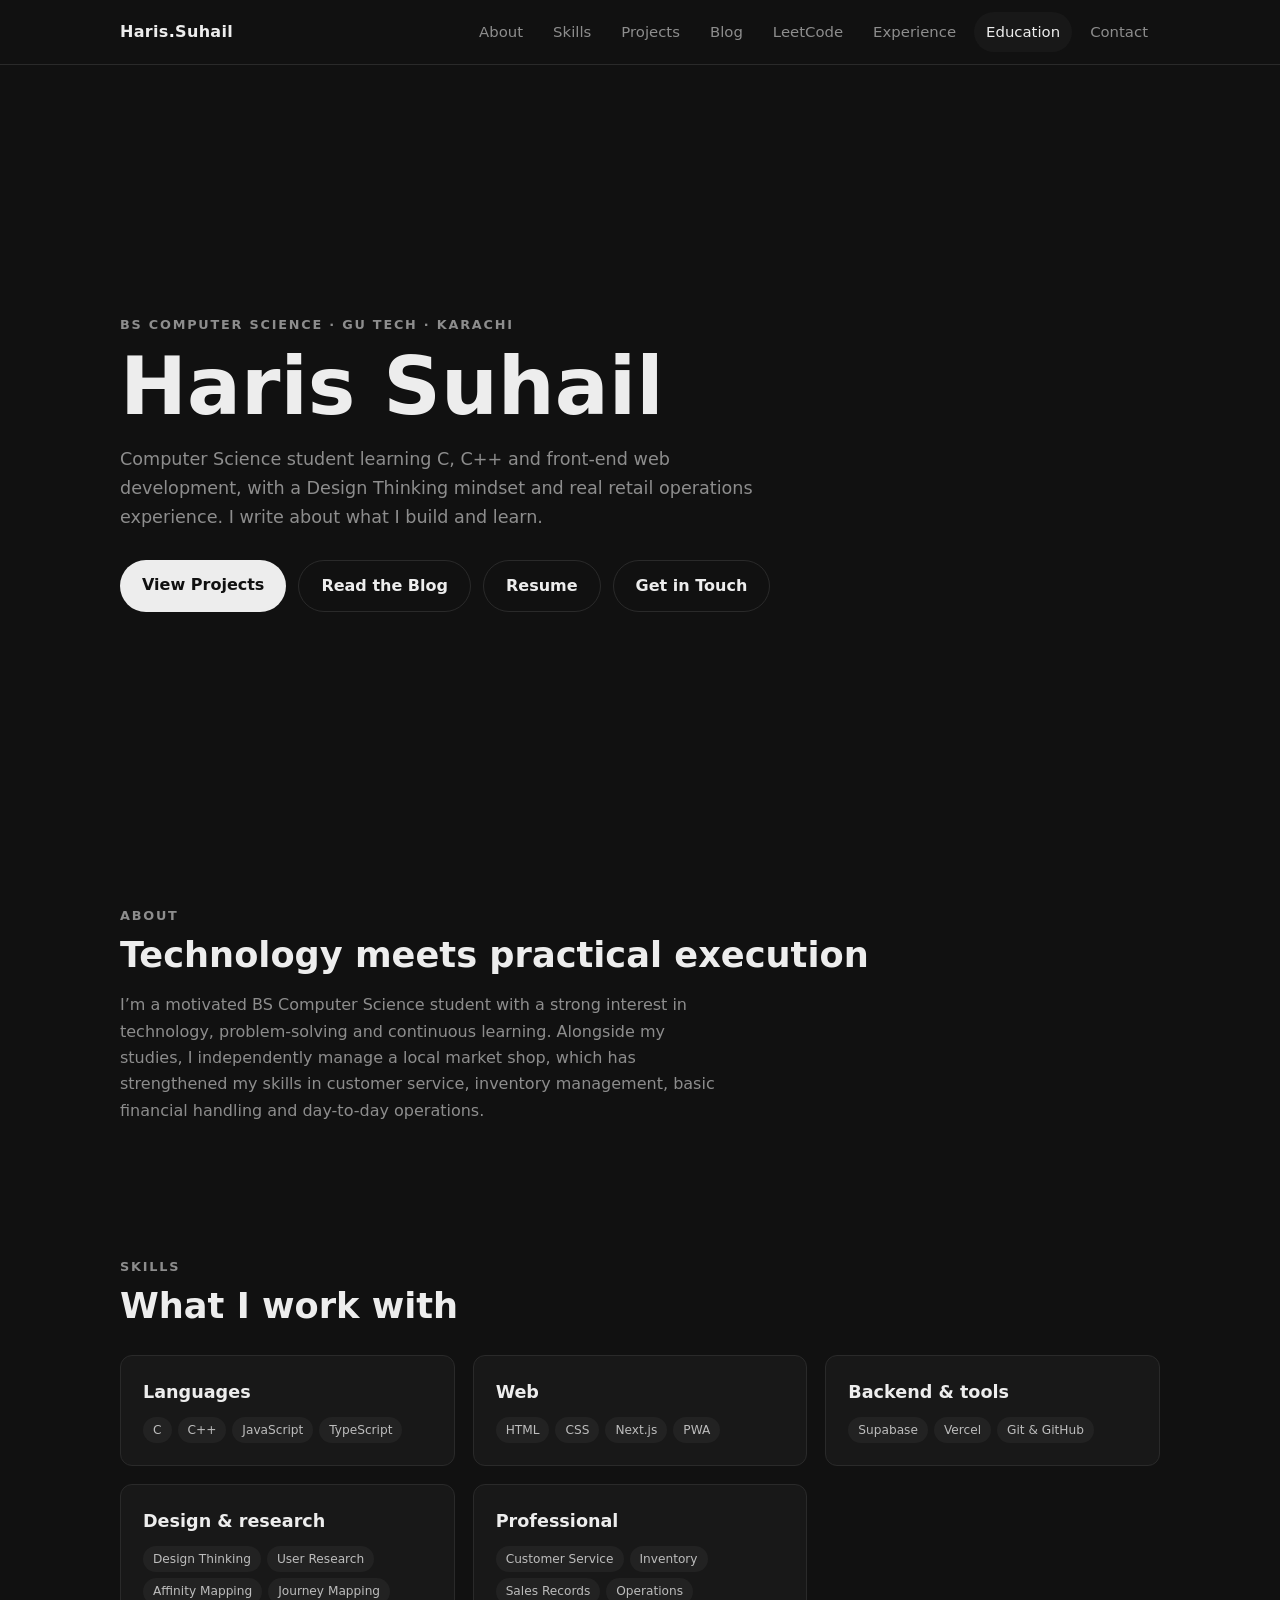
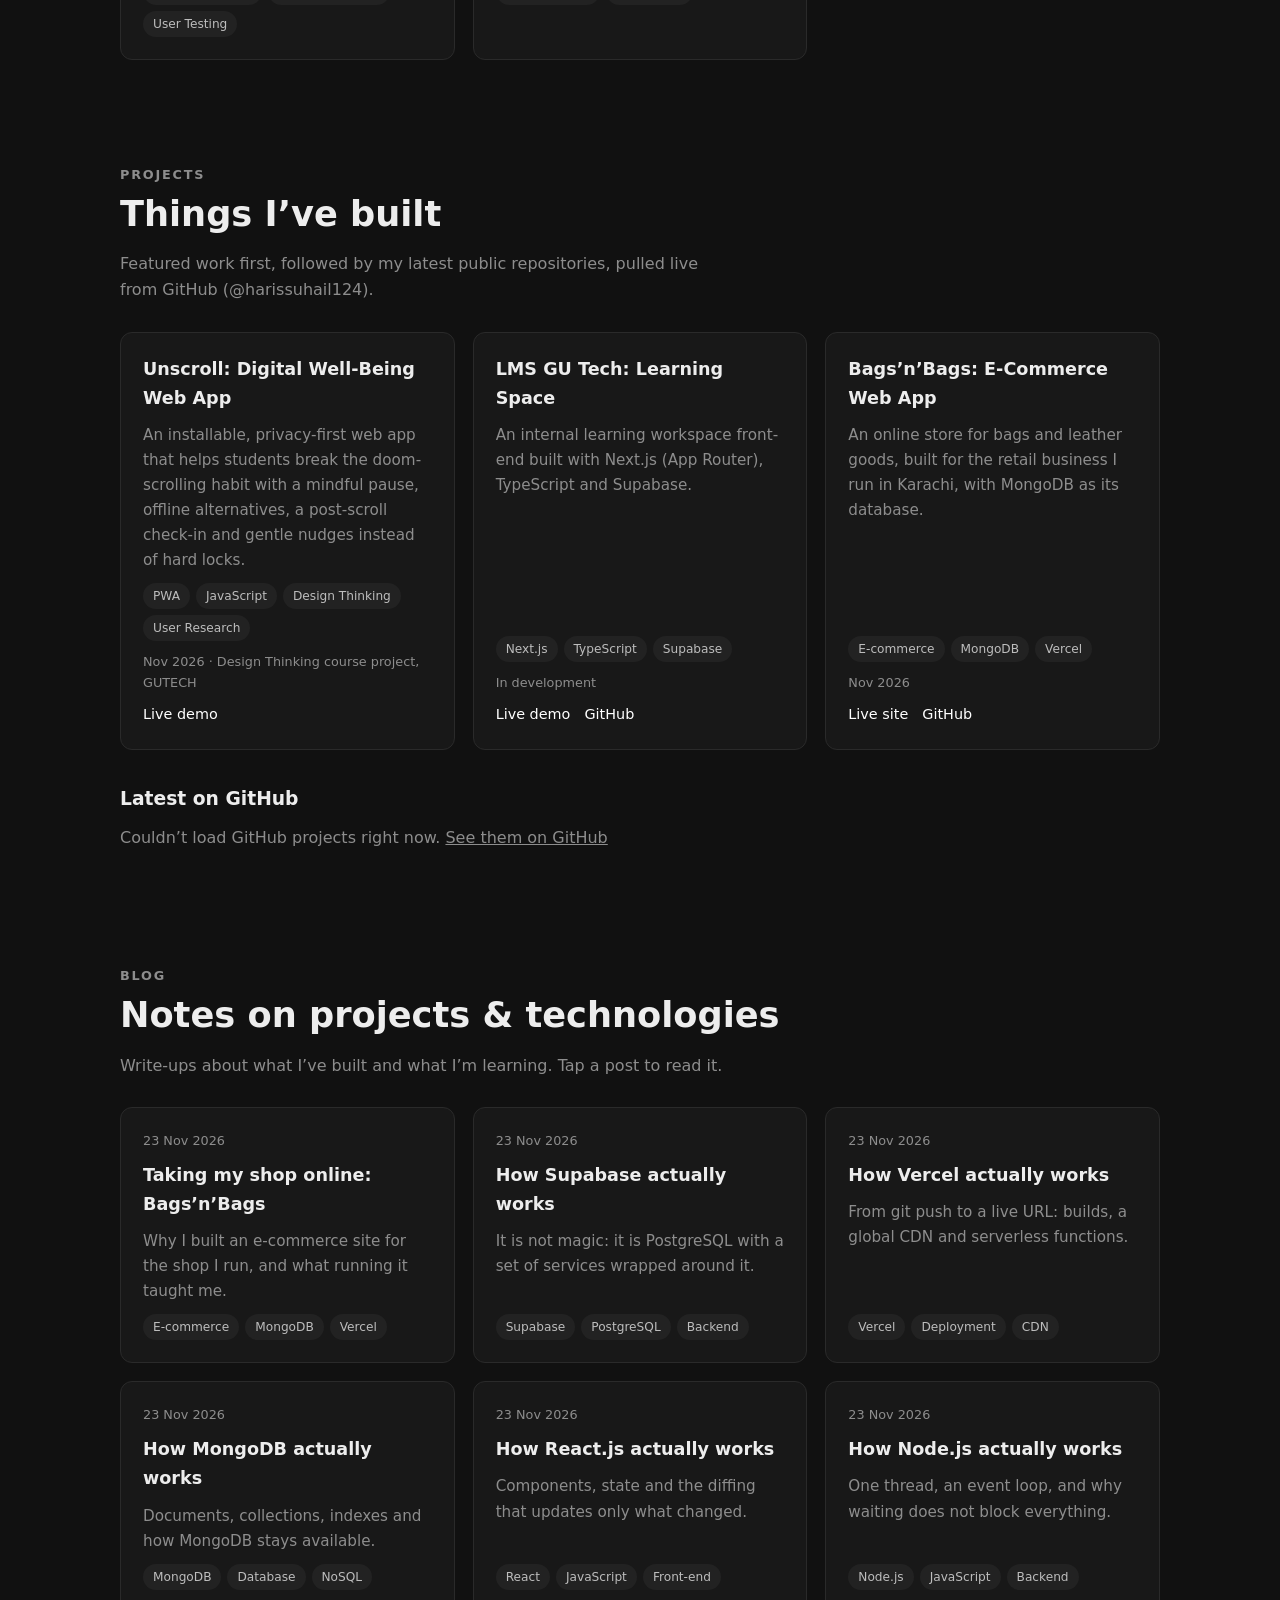
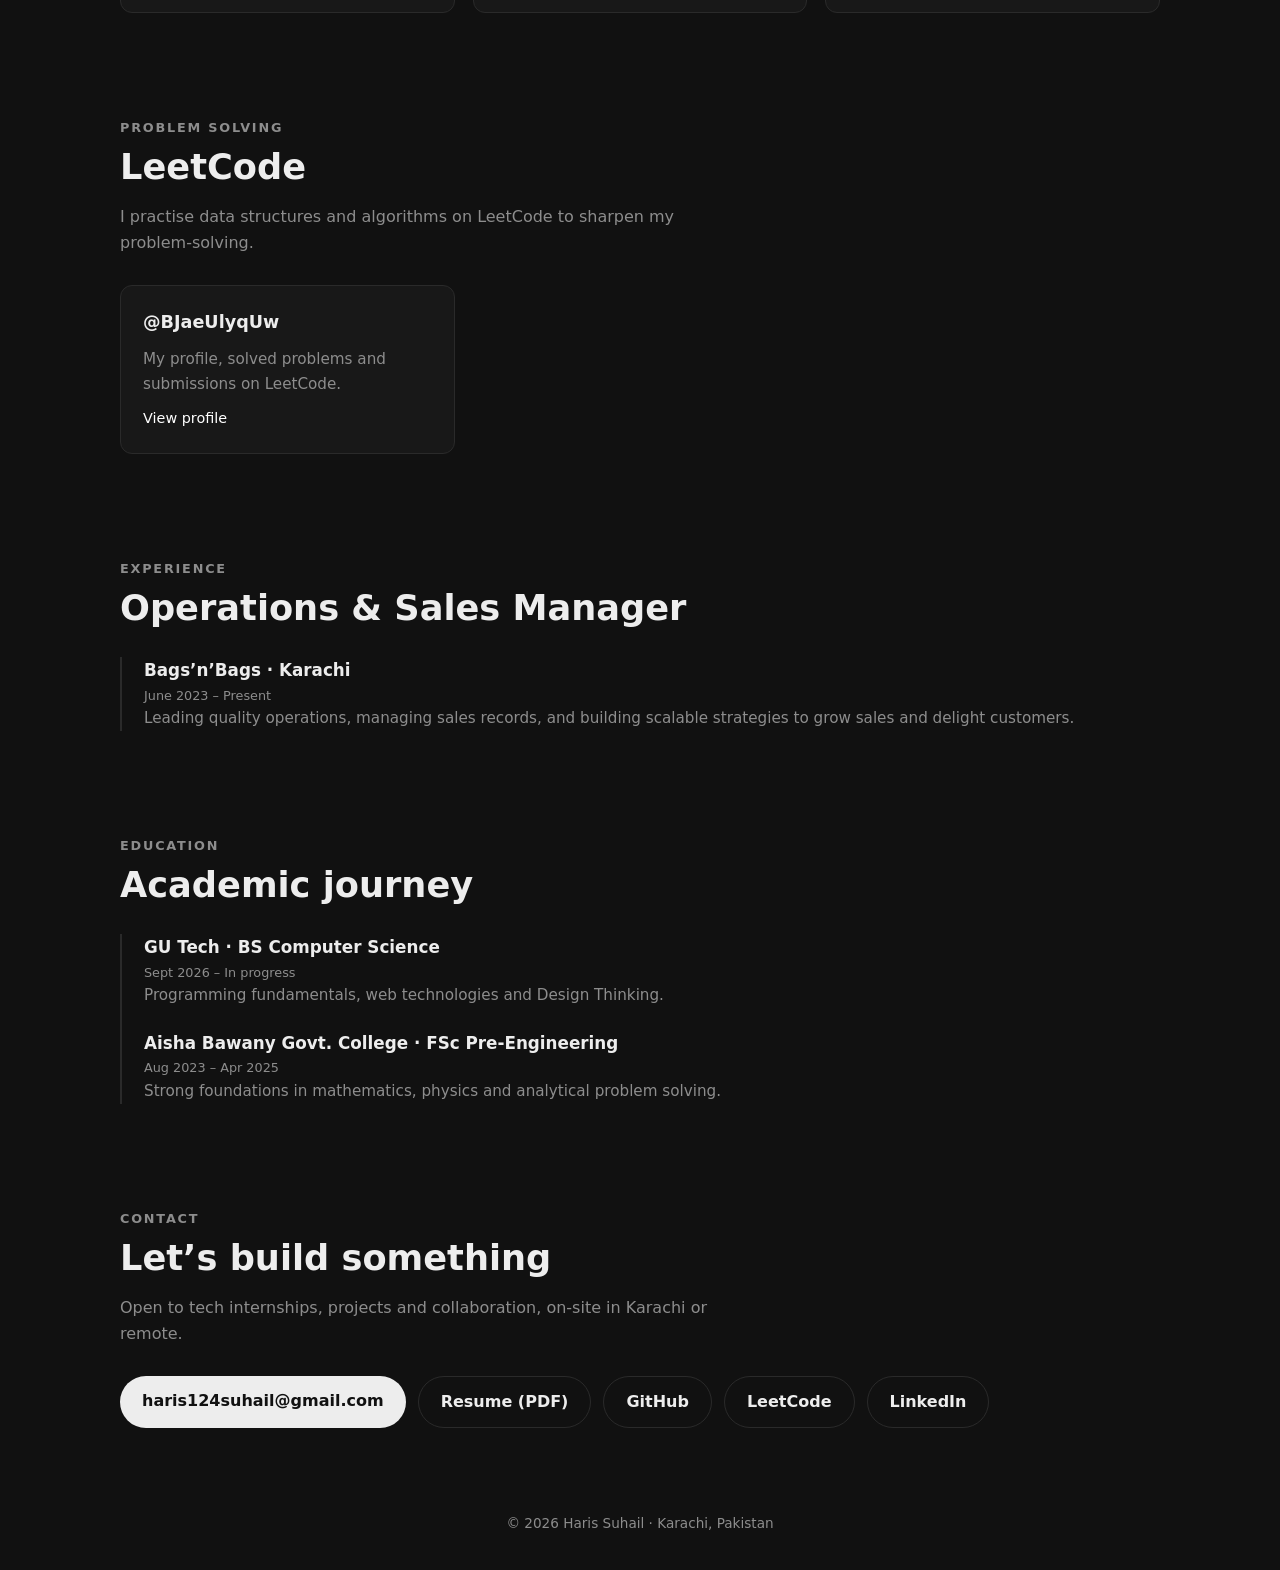
<file: index.html>
<!DOCTYPE html>
<html lang="en">
<head>
<meta charset="utf-8">
<meta name="viewport" content="width=device-width, initial-scale=1">
<title>Haris Suhail | BS Computer Science Student & Front-End Developer</title>
<meta name="description" content="Portfolio of Haris Suhail, BS Computer Science student at GU Tech, Karachi. Projects, blog and skills.">
<meta name="theme-color" content="#111111">
<style>
:root{--bg:#111111;--surface:#181818;--border:#2a2a2a;--text:#ededed;--muted:#8d8d8d;--a:#ffffff;--r:12px}
*{box-sizing:border-box;margin:0}
html{scroll-behavior:smooth;scroll-padding-top:80px}
body{background:var(--bg);color:var(--text);font:16px/1.65 ui-sans-serif,system-ui,-apple-system,"Segoe UI",Roboto,sans-serif;overflow-x:hidden}
a{color:inherit}
@media (prefers-reduced-motion:reduce){html{scroll-behavior:auto}}
/* layout */
.wrap{max-width:1080px;margin:0 auto;padding:0 20px}
section{padding:84px 0 20px}
h2{font-size:clamp(1.6rem,3vw,2.2rem);margin-bottom:8px}
.lead{color:var(--muted);max-width:60ch;margin-bottom:28px}
.eyebrow{color:var(--muted);font-size:.8rem;letter-spacing:.14em;text-transform:uppercase;font-weight:600}
/* nav */
nav{position:sticky;top:0;z-index:20;background:var(--bg);border-bottom:1px solid var(--border)}
.nav-in{display:flex;align-items:center;justify-content:space-between;height:64px}
.brand{font-weight:700;text-decoration:none;letter-spacing:.02em}
.brand span{color:var(--a)}
.links{display:flex;gap:6px;list-style:none;padding:0}
.links a{display:block;padding:8px 12px;border-radius:999px;text-decoration:none;color:var(--muted);font-size:.93rem;transition:.2s}
.links a:hover,.links a.on{color:var(--text);background:var(--surface)}
.menu{display:none;background:none;border:1px solid var(--border);color:var(--text);border-radius:10px;padding:6px 12px;font:inherit;cursor:pointer}
@media(max-width:820px){.menu{display:block}.links{display:none;position:absolute;top:64px;left:0;right:0;flex-direction:column;background:var(--bg);padding:12px 20px;border-bottom:1px solid var(--border)}.links.open{display:flex}}
/* hero */
.hero{min-height:84vh;display:flex;align-items:center;padding-top:40px}
.hero h1{font-size:clamp(2.6rem,7vw,5rem);line-height:1.05;margin:10px 0 16px;color:var(--text)}
.hero p{color:var(--muted);max-width:58ch;font-size:1.1rem}
.btns{display:flex;flex-wrap:wrap;gap:12px;margin-top:28px}
.btn{display:inline-block;padding:12px 22px;border-radius:999px;text-decoration:none;font-weight:600;border:1px solid var(--border);transition:.2s}
.btn.p{background:var(--text);color:#111;border:0}
.btn:hover{border-color:var(--a)}
/* cards */
.grid{display:grid;grid-template-columns:repeat(auto-fill,minmax(290px,1fr));gap:18px}
.card{background:var(--surface);border:1px solid var(--border);border-radius:var(--r);padding:22px;display:flex;flex-direction:column;gap:10px;transition:.25s;text-align:left;color:inherit;font:inherit;cursor:default}
.card:hover{border-color:#555}
button.card{cursor:pointer}
.card h3{font-size:1.1rem}
.card p{color:var(--muted);font-size:.95rem;flex:1}
.tags{display:flex;flex-wrap:wrap;gap:6px;padding:0;list-style:none}
.tags li{font-size:.76rem;padding:3px 10px;border-radius:999px;background:#222;color:#bdbdbd}
.meta{font-size:.8rem;color:var(--muted)}
.row{display:flex;gap:14px;font-size:.9rem}
.row a{color:var(--a);text-decoration:none}
.row a:hover{text-decoration:underline}
.status{color:var(--muted);margin:10px 0}
/* timeline */
.tl{border-left:2px solid var(--border);padding-left:22px;display:grid;gap:22px}
.tl h3{font-size:1.05rem}.tl p{color:var(--muted);font-size:.95rem}
/* dialog */
dialog{background:var(--surface);color:var(--text);border:1px solid var(--border);border-radius:var(--r);max-width:680px;width:calc(100% - 32px);padding:28px;max-height:86vh;overflow:auto}
dialog::backdrop{background:rgba(0,0,0,.7)}
dialog h2{margin:6px 0 4px}dialog p{margin:14px 0;color:#cfcfcf}
.close{float:right;background:none;border:1px solid var(--border);color:var(--text);border-radius:10px;padding:4px 12px;cursor:pointer;font:inherit}
.card.click{cursor:pointer}
.card h3 a{text-decoration:none}
.card.click:hover h3 a{text-decoration:underline}
.detail{max-width:760px;padding-bottom:40px}
.back{display:inline-block;margin:36px 0 18px;color:var(--muted);text-decoration:none}
.back:hover{color:var(--text)}
.detail h1{font-size:clamp(2rem,5vw,3rem);line-height:1.1;margin:6px 0 14px}
.detail p{color:#cfcfcf;margin:14px 0}
.detail ul.list{padding-left:20px;color:#cfcfcf;display:grid;gap:6px;margin:14px 0}
.detail .btns{margin:24px 0 8px}
footer{text-align:center;color:var(--muted);font-size:.85rem;padding:64px 20px 36px}
</style>
</head>
<body>
<nav>
  <div class="wrap nav-in">
    <a class="brand" href="#top">Haris<span>.</span>Suhail</a>
    <button class="menu" id="menu" aria-label="Toggle menu" aria-expanded="false">Menu</button>
    <ul class="links" id="links">
      <li><a href="#about">About</a></li>
      <li><a href="#skills">Skills</a></li>
      <li><a href="#projects">Projects</a></li>
      <li><a href="#blog">Blog</a></li>
      <li><a href="#leetcode">LeetCode</a></li>
      <li><a href="#experience">Experience</a></li>
      <li><a href="#education">Education</a></li>
      <li><a href="#contact">Contact</a></li>
    </ul>
  </div>
</nav>

<main id="top">
<div class="wrap" id="home">
  <header class="hero">
    <div>
      <div class="eyebrow">BS Computer Science · GU Tech · Karachi</div>
      <h1>Haris Suhail</h1>
      <p>Computer Science student learning C, C++ and front-end web development, with a Design Thinking mindset and real retail operations experience. I write about what I build and learn.</p>
      <div class="btns">
        <a class="btn p" href="#projects">View Projects</a>
        <a class="btn" href="#blog">Read the Blog</a>
        <a class="btn" href="resume.pdf" target="_blank" rel="noopener">Resume</a>
        <a class="btn" href="#contact">Get in Touch</a>
      </div>
    </div>
  </header>

  <section id="about">
    <div class="eyebrow">About</div>
    <h2>Technology meets practical execution</h2>
    <p class="lead">I’m a motivated BS Computer Science student with a strong interest in technology, problem-solving and continuous learning. Alongside my studies, I independently manage a local market shop, which has strengthened my skills in customer service, inventory management, basic financial handling and day-to-day operations.</p>
  </section>

  <section id="skills">
    <div class="eyebrow">Skills</div>
    <h2>What I work with</h2>
    <div class="grid" style="margin-top:20px">
      <div class="card"><h3>Languages</h3><ul class="tags"><li>C</li><li>C++</li><li>JavaScript</li><li>TypeScript</li></ul></div>
      <div class="card"><h3>Web</h3><ul class="tags"><li>HTML</li><li>CSS</li><li>Next.js</li><li>PWA</li></ul></div>
      <div class="card"><h3>Backend &amp; tools</h3><ul class="tags"><li>Supabase</li><li>Vercel</li><li>Git &amp; GitHub</li></ul></div>
      <div class="card"><h3>Design &amp; research</h3><ul class="tags"><li>Design Thinking</li><li>User Research</li><li>Affinity Mapping</li><li>Journey Mapping</li><li>User Testing</li></ul></div>
      <div class="card"><h3>Professional</h3><ul class="tags"><li>Customer Service</li><li>Inventory</li><li>Sales Records</li><li>Operations</li></ul></div>
    </div>
  </section>

  <section id="projects">
    <div class="eyebrow">Projects</div>
    <h2>Things I’ve built</h2>
    <p class="lead">Featured work first, followed by my latest public repositories, pulled live from GitHub (@harissuhail124).</p>
    <div class="grid" id="featured"></div>
    <h3 style="margin:34px 0 4px">Latest on GitHub</h3>
    <p class="status" id="ghstatus">Loading repositories…</p>
    <div class="grid" id="repos"></div>
  </section>

  <section id="blog">
    <div class="eyebrow">Blog</div>
    <h2>Notes on projects &amp; technologies</h2>
    <p class="lead">Write-ups about what I’ve built and what I’m learning. Tap a post to read it.</p>
    <div class="grid" id="posts"></div>
  </section>

  <section id="leetcode">
    <div class="eyebrow">Problem Solving</div>
    <h2>LeetCode</h2>
    <p class="lead">I practise data structures and algorithms on LeetCode to sharpen my problem-solving.</p>
    <div class="grid" id="lc"></div>
  </section>

  <section id="experience">
    <div class="eyebrow">Experience</div>
    <h2>Operations &amp; Sales Manager</h2>
    <div class="tl" style="margin-top:20px">
      <div><h3>Bags’n’Bags · Karachi</h3><div class="meta">June 2023 – Present</div><p>Leading quality operations, managing sales records, and building scalable strategies to grow sales and delight customers.</p></div>
    </div>
  </section>

  <section id="education">
    <div class="eyebrow">Education</div>
    <h2>Academic journey</h2>
    <div class="tl" style="margin-top:20px">
      <div><h3>GU Tech · BS Computer Science</h3><div class="meta">Sept 2026 – In progress</div><p>Programming fundamentals, web technologies and Design Thinking.</p></div>
      <div><h3>Aisha Bawany Govt. College · FSc Pre-Engineering</h3><div class="meta">Aug 2023 – Apr 2025</div><p>Strong foundations in mathematics, physics and analytical problem solving.</p></div>
    </div>
  </section>

  <section id="contact">
    <div class="eyebrow">Contact</div>
    <h2>Let’s build something</h2>
    <p class="lead">Open to tech internships, projects and collaboration, on-site in Karachi or remote.</p>
    <div class="btns">
      <a class="btn p" href="mailto:haris124suhail@gmail.com">haris124suhail@gmail.com</a>
      <a class="btn" href="resume.pdf" target="_blank" rel="noopener">Resume (PDF)</a>
      <a class="btn" href="https://github.com/harissuhail124" target="_blank" rel="noopener">GitHub</a>
      <a class="btn" href="https://leetcode.com/u/BJaeUlyqUw/" target="_blank" rel="noopener">LeetCode</a>
      <a class="btn" href="https://www.linkedin.com/in/haris-suhail-5436482b0/" target="_blank" rel="noopener">LinkedIn</a>
    </div>
  </section>
</div>
<div class="wrap detail" id="detail" hidden></div>
</main>
<footer>© 2026 Haris Suhail · Karachi, Pakistan</footer>

<dialog id="reader"><button class="close" id="closer">Close</button><div id="post"></div></dialog>

<script>
/* ============ EDIT THESE ============ */
const GH_USER = "harissuhail124";
const HIDE_REPOS = ["harissuhail124", "haris-suhail", "gutech-portal", "bagsnbags"]; // repo names to never show

const FEATURED = [
  { slug: "unscroll", name: "Unscroll: Digital Well-Being Web App", meta: "Nov 2026 · Design Thinking course project, GUTECH", desc: "An installable, privacy-first web app that helps students break the doom-scrolling habit with a mindful pause, offline alternatives, a post-scroll check-in and gentle nudges instead of hard locks.",
    details: ["Four features: Pause (30-second breathing prompt), Swap (activity ideas and daily quests), Reflect (private check-ins with a 14-day chart) and Reach (copy-ready messages and a saved counselor contact)", "Private by design: no account, no tracking, all data stays on the user’s device", "Grounded in research: 9 student interviews, a 19-response survey and 4 published studies, then 5 student user tests", "Built in a three-person team with HTML, CSS, JavaScript and PWA, deployed on Vercel"],
    tags: ["PWA", "JavaScript", "Design Thinking", "User Research"], url: "https://unscroll-seven.vercel.app", label: "Live demo" },
  { slug: "lms-gutech", name: "LMS GU Tech: Learning Space", meta: "In development", desc: "An internal learning workspace front-end built with Next.js (App Router), TypeScript and Supabase.",
    details: ["Responsive front-end with Next.js (App Router) and TypeScript", "Supabase SSR Auth for email/password login, with no public registration: access is limited to pre-created internal accounts", "Cookie-based session refresh and route protection, so the workspace requires a valid session", "Security-minded: no credentials in source control, and role checks planned through the authenticated profile and database RLS"],
    tags: ["Next.js", "TypeScript", "Supabase"], url: "https://gutech-portal-kappa.vercel.app/", label: "Live demo", repo: "https://github.com/harissuhail124/gutech-portal" },
  { slug: "bagsnbags", name: "Bags’n’Bags: E-Commerce Web App", meta: "Nov 2026", desc: "An online store for bags and leather goods, built for the retail business I run in Karachi, with MongoDB as its database.",
    details: ["The online storefront for Bags’n’Bags, the shop I have run in Karachi since June 2023", "Uses MongoDB for its data", "Deployed on Vercel", "Shaped by day-to-day experience of stock, sales and customers"],
    tags: ["E-commerce", "MongoDB", "Vercel"], url: "https://bagsnbags.vercel.app/", label: "Live site", repo: "https://github.com/harissuhail124/bagsnbags" }
];

/* LeetCode: fill in stats and problems when you like; empty ones stay hidden. */
const LEETCODE = {
  user: "BJaeUlyqUw",
  url: "https://leetcode.com/u/BJaeUlyqUw/",
  stats: { solved: "", easy: "", medium: "", hard: "" },   // e.g. solved: 42
  problems: [
    // { title: "Two Sum", difficulty: "Easy", url: "https://leetcode.com/problems/two-sum/", note: "Hash map, O(n)" }
  ]
};

/* Add new posts at the top. "body" is a list of paragraphs. */
const POSTS = [
  { slug: "bagsnbags", title: "Taking my shop online: Bags’n’Bags", date: "2026-11-23", tags: ["E-commerce", "MongoDB", "Vercel"],
    excerpt: "Why I built an e-commerce site for the shop I run, and what running it taught me.",
    url: "https://bagsnbags.vercel.app/", urlLabel: "Visit Bags’n’Bags",
    body: [
      "Since June 2023 I have run Bags’n’Bags, a retail business in Karachi, alongside my studies. Managing stock, sales records and customers every day shows you quickly what a store’s website really needs: clear products, fast loading and an easy way to get in touch.",
      "The result is an e-commerce web app for bags and leather goods. It uses MongoDB as its database and is deployed on Vercel at bagsnbags.vercel.app. Building it let me apply what I learn in class to a real business, and I kept it simple on purpose, because most customers visit from their phones."
    ] },
  { slug: "supabase", title: "How Supabase actually works", date: "2026-11-23", tags: ["Supabase", "PostgreSQL", "Backend"],
    excerpt: "It is not magic: it is PostgreSQL with a set of services wrapped around it.",
    body: [
      "Supabase is built around a real PostgreSQL database. Instead of inventing a new database, it adds services on top: PostgREST turns your tables into a REST API automatically, an auth service issues JWT tokens when users sign in, Realtime streams database changes to clients over websockets, and Storage keeps files in object storage while tracking them in Postgres.",
      "The key idea is security. Because the browser talks to the API directly, protection lives inside the database itself as Row Level Security policies. A policy is a rule like “a user may only read rows where user_id matches their own token”. Every request carries the user’s JWT, and Postgres checks it before returning any row.",
      "So a Supabase backend is really Postgres plus generated APIs. If you know SQL, you already know most of how it works, and you can always leave it, since your data is in a standard Postgres database."
    ] },
  { slug: "vercel", title: "How Vercel actually works", date: "2026-11-23", tags: ["Vercel", "Deployment", "CDN"],
    excerpt: "From git push to a live URL: builds, a global CDN and serverless functions.",
    body: [
      "You connect a Git repository, and every push triggers a build. Vercel runs your build command, then splits the output in two: static files (HTML, CSS, JS, images) and server code such as API routes.",
      "Static files are copied to a global CDN, so each visitor gets them from a location close to them. Server code runs as serverless functions: nothing is running until a request arrives, then a function starts, handles it and stops, and you pay for usage rather than for an idle server. The first request after a quiet period can be slightly slower, which is called a cold start.",
      "Every deployment is immutable and gets its own URL, which is why each branch and pull request has a preview link. Your production domain simply points to the latest successful deployment, so rolling back means pointing it at an older one."
    ] },
  { slug: "mongodb", title: "How MongoDB actually works", date: "2026-11-23", tags: ["MongoDB", "Database", "NoSQL"],
    excerpt: "Documents, collections, indexes and how MongoDB stays available.",
    body: [
      "MongoDB stores data as documents, which are JSON-like objects saved in a binary format called BSON, grouped into collections. Unlike a SQL table, documents in one collection can have different fields, and related data can be nested inside one document instead of spread across joined tables. Every document has a unique _id.",
      "Queries use a JSON-style query language, and the aggregation pipeline chains stages such as filter, group and sort to process data. Without an index, MongoDB must scan the whole collection, so indexes on fields you search often are what keep queries fast.",
      "For reliability, MongoDB runs a replica set: one primary takes writes and secondaries copy them. If the primary fails, the members hold an election and one secondary takes over. For very large data, sharding splits a collection across several servers."
    ] },
  { slug: "reactjs", title: "How React.js actually works", date: "2026-11-23", tags: ["React", "JavaScript", "Front-end"],
    excerpt: "Components, state and the diffing that updates only what changed.",
    body: [
      "In React your UI is a function of your state. A component is a function that returns JSX, which becomes plain JavaScript objects called React elements describing what the screen should look like. React does not touch the page until it needs to.",
      "When state changes, for example through useState, React calls the component again and gets a new description. It compares the new tree with the previous one, a process called reconciliation, and works out the smallest set of changes. Only those changes are applied to the real DOM, which is why you describe the result and React handles the updates.",
      "Keys on list items help React tell which item is which between renders. Hooks work because React remembers each component’s state internally, in order, between renders. Effects from useEffect run after the screen has been updated."
    ] },
  { slug: "nodejs", title: "How Node.js actually works", date: "2026-11-23", tags: ["Node.js", "JavaScript", "Backend"],
    excerpt: "One thread, an event loop, and why waiting does not block everything.",
    body: [
      "Node.js is a JavaScript runtime. It uses Google’s V8 engine to run your code and a library called libuv to handle the operating system side: files, networking and timers. Your JavaScript runs on a single thread.",
      "That sounds limiting, but most server work is waiting for a database, a file or a network response. When your code starts such a task, Node hands it to the operating system or to libuv’s thread pool and keeps going. When the task finishes, its callback is placed in a queue, and the event loop picks it up whenever your main code is free.",
      "The catch is that heavy computation on the main thread blocks everything else, because nothing can run while it works. For CPU-heavy jobs you move the work to worker threads. For typical APIs that mostly wait on I/O, this model handles many connections efficiently."
    ] }
];
/* ==================================== */

const $ = (s) => document.querySelector(s);
function el(tag, cls, text) { const e = document.createElement(tag); if (cls) e.className = cls; if (text) e.textContent = text; return e; }
function tagList(arr) { const ul = el("ul", "tags"); arr.forEach(t => ul.appendChild(el("li", "", t))); return ul; }
function link(href, text) { const a = el("a", "", text); a.href = href; a.target = "_blank"; a.rel = "noopener"; return a; }
function fmt(d) { return new Date(d).toLocaleDateString("en-GB", { day: "numeric", month: "short", year: "numeric" }); }

const BASE_TITLE = document.title;
let REPOS = [], reposState = "loading";
function fLinks(p) { const l = []; if (p.url) l.push([p.url, p.label || "Open"]); if (p.repo) l.push([p.repo, "GitHub"]); return l; }
function ext(u) { return /^https?:/.test(u) ? u : "https://" + u; }

function projectCard(slug, name, desc, tags, meta, links) {
  const c = el("article", "card click"); c.dataset.slug = slug;
  const h = el("h3"); const a = el("a", "", name); a.href = "/project/" + encodeURIComponent(slug); h.appendChild(a);
  c.append(h, el("p", "", desc));
  if (tags.length) c.appendChild(tagList(tags));
  if (meta) c.appendChild(el("div", "meta", meta));
  if (links.length) { const row = el("div", "row"); links.forEach(l => row.appendChild(link(l[0], l[1]))); c.appendChild(row); }
  return c;
}

/* featured projects */
FEATURED.forEach(p => $("#featured").appendChild(projectCard(p.slug, p.name, p.desc, p.tags, p.meta || "", fLinks(p))));

/* GitHub repos */
async function loadRepos() {
  const key = "gh-repos-" + GH_USER;
  let data = null;
  try { const s = sessionStorage.getItem(key); if (s) data = JSON.parse(s); } catch (e) {}
  if (!data) {
    const res = await fetch("https://api.github.com/users/" + GH_USER + "/repos?sort=pushed&per_page=30");
    if (!res.ok) throw new Error(res.status);
    data = await res.json();
    try { sessionStorage.setItem(key, JSON.stringify(data)); } catch (e) {}
  }
  const hide = HIDE_REPOS.map(n => n.toLowerCase());
  REPOS = data.filter(r => !r.fork && !hide.includes(r.name.toLowerCase()) && !r.name.toLowerCase().includes("unscroll"));
  reposState = "done";
  if (!REPOS.length) { $("#ghstatus").textContent = "No public repositories to show yet."; return; }
  $("#ghstatus").remove();
  REPOS.forEach(r => {
    const t = []; if (r.language) t.push(r.language); (r.topics || []).slice(0, 3).forEach(x => t.push(x));
    const links = [[r.html_url, "Repo"]]; if (r.homepage) links.push([ext(r.homepage), "Live"]);
    $("#repos").appendChild(projectCard(r.name.toLowerCase(), r.name.replace(/[-_]+/g, " "), r.description || "No description yet.", t, "Updated " + fmt(r.pushed_at), links));
  });
}
loadRepos().catch(() => {
  reposState = "error";
  const s = $("#ghstatus"); s.textContent = "Couldn’t load GitHub projects right now. ";
  s.appendChild(link("https://github.com/" + GH_USER, "See them on GitHub"));
}).finally(() => route());

/* project pages: /project/<slug> */
function showHome() { $("#detail").hidden = true; $("#home").hidden = false; document.title = BASE_TITLE; }
function showProject(slug) {
  const d = $("#detail"); d.replaceChildren();
  let name, desc, tags = [], links = [], points = [], meta = "";
  const f = FEATURED.find(x => x.slug === slug);
  const r = !f && REPOS.find(x => x.name.toLowerCase() === slug);
  if (f) { name = f.name; desc = f.desc; tags = f.tags; meta = f.meta || ""; points = f.details || []; links = fLinks(f); }
  else if (r) {
    name = r.name.replace(/[-_]+/g, " "); desc = r.description || "No description yet.";
    tags = [r.language].concat(r.topics || []).filter(Boolean); meta = "Last updated " + fmt(r.pushed_at);
    links.push([r.html_url, "View repository"]); if (r.homepage) links.push([ext(r.homepage), "Live site"]);
  } else if (reposState === "loading") { name = "Loading…"; desc = "Fetching project details."; }
  else { name = "Project not found"; desc = "This project doesn’t exist or has been removed."; }
  const back = el("a", "back", "← All projects"); back.href = "/#projects";
  d.append(back, el("div", "eyebrow", "Project"), el("h1", "", name));
  if (meta) d.appendChild(el("div", "meta", meta));
  if (tags.length) d.appendChild(tagList(tags));
  d.appendChild(el("p", "", desc));
  if (points.length) { const ul = el("ul", "list"); points.forEach(t => ul.appendChild(el("li", "", t))); d.appendChild(ul); }
  if (links.length) { const b = el("div", "btns"); links.forEach((l, i) => { const a = link(l[0], l[1]); a.className = "btn" + (i ? "" : " p"); b.appendChild(a); }); d.appendChild(b); }
  $("#home").hidden = true; d.hidden = false;
  document.title = name + " | Haris Suhail";
}
function route(path) {
  const m = (path || location.pathname).match(/^\/project\/([^/]+)\/?$/);
  if (m) showProject(decodeURIComponent(m[1]).toLowerCase()); else showHome();
}
function go(path, after) {
  try { history.pushState(null, "", path); } catch (e) {}
  route(path); window.scrollTo(0, 0);
  if (after) after();
}
window.addEventListener("popstate", () => route());
document.addEventListener("click", e => {
  const a = e.target.closest("a"), href = a && a.getAttribute("href");
  if (href && href.startsWith("/project/")) { e.preventDefault(); go(href); return; }
  if (href && (href.startsWith("#") || href === "/#projects") && !$("#detail").hidden) {
    e.preventDefault();
    const t = document.querySelector(href.replace("/", ""));
    go("/", () => { if (t) t.scrollIntoView(); });
    return;
  }
  if (!a) { const c = e.target.closest(".card.click"); if (c) go("/project/" + encodeURIComponent(c.dataset.slug)); }
});
route();

/* leetcode */
(function () {
  const L = LEETCODE, box = $("#lc");
  const prof = el("article", "card");
  prof.append(el("h3", "", "@" + L.user), el("p", "", "My profile, solved problems and submissions on LeetCode."));
  const st = [];
  if (L.stats.solved !== "") st.push("Solved: " + L.stats.solved);
  [["easy", "Easy"], ["medium", "Medium"], ["hard", "Hard"]].forEach(([k, n]) => { if (L.stats[k] !== "") st.push(n + ": " + L.stats[k]); });
  if (st.length) prof.appendChild(tagList(st));
  const r = el("div", "row"); r.appendChild(link(L.url, "View profile")); prof.appendChild(r);
  box.appendChild(prof);
  L.problems.forEach(p => {
    const c = el("article", "card");
    c.append(el("h3", "", p.title), el("p", "", p.note || ""), tagList([p.difficulty]));
    if (p.url) { const row = el("div", "row"); row.appendChild(link(p.url, "Problem")); c.appendChild(row); }
    box.appendChild(c);
  });
})();

/* blog */
const reader = $("#reader");
function openPost(p) {
  const box = $("#post"); box.replaceChildren();
  box.append(el("div", "meta", fmt(p.date)), el("h2", "", p.title), tagList(p.tags));
  p.body.forEach(t => box.appendChild(el("p", "", t)));
  if (p.url) { const r = el("div", "row"); r.appendChild(link(p.url, p.urlLabel || "Open")); box.appendChild(r); }
  if (!reader.open) reader.showModal();
  history.replaceState(null, "", "#post-" + p.slug);
}
POSTS.forEach(p => {
  const c = el("button", "card"); c.type = "button";
  c.append(el("div", "meta", fmt(p.date)), el("h3", "", p.title), el("p", "", p.excerpt), tagList(p.tags));
  c.addEventListener("click", () => openPost(p));
  $("#posts").appendChild(c);
});
$("#closer").addEventListener("click", () => reader.close());
reader.addEventListener("click", e => { if (e.target === reader) reader.close(); });
reader.addEventListener("close", () => history.replaceState(null, "", "#blog"));
const m = location.hash.match(/^#post-(.+)$/);
if (m) { const p = POSTS.find(x => x.slug === m[1]); if (p) openPost(p); }

/* nav */
const links = $("#links"), menu = $("#menu");
menu.addEventListener("click", () => { const o = links.classList.toggle("open"); menu.setAttribute("aria-expanded", o); });
links.addEventListener("click", () => links.classList.remove("open"));
const secs = [...document.querySelectorAll("section[id]")];
const io = new IntersectionObserver(es => es.forEach(e => {
  if (e.isIntersecting) document.querySelectorAll(".links a").forEach(a => a.classList.toggle("on", a.getAttribute("href") === "#" + e.target.id));
}), { rootMargin: "-40% 0px -55% 0px" });
secs.forEach(s => io.observe(s));
</script>
</body>
</html>
</file>
